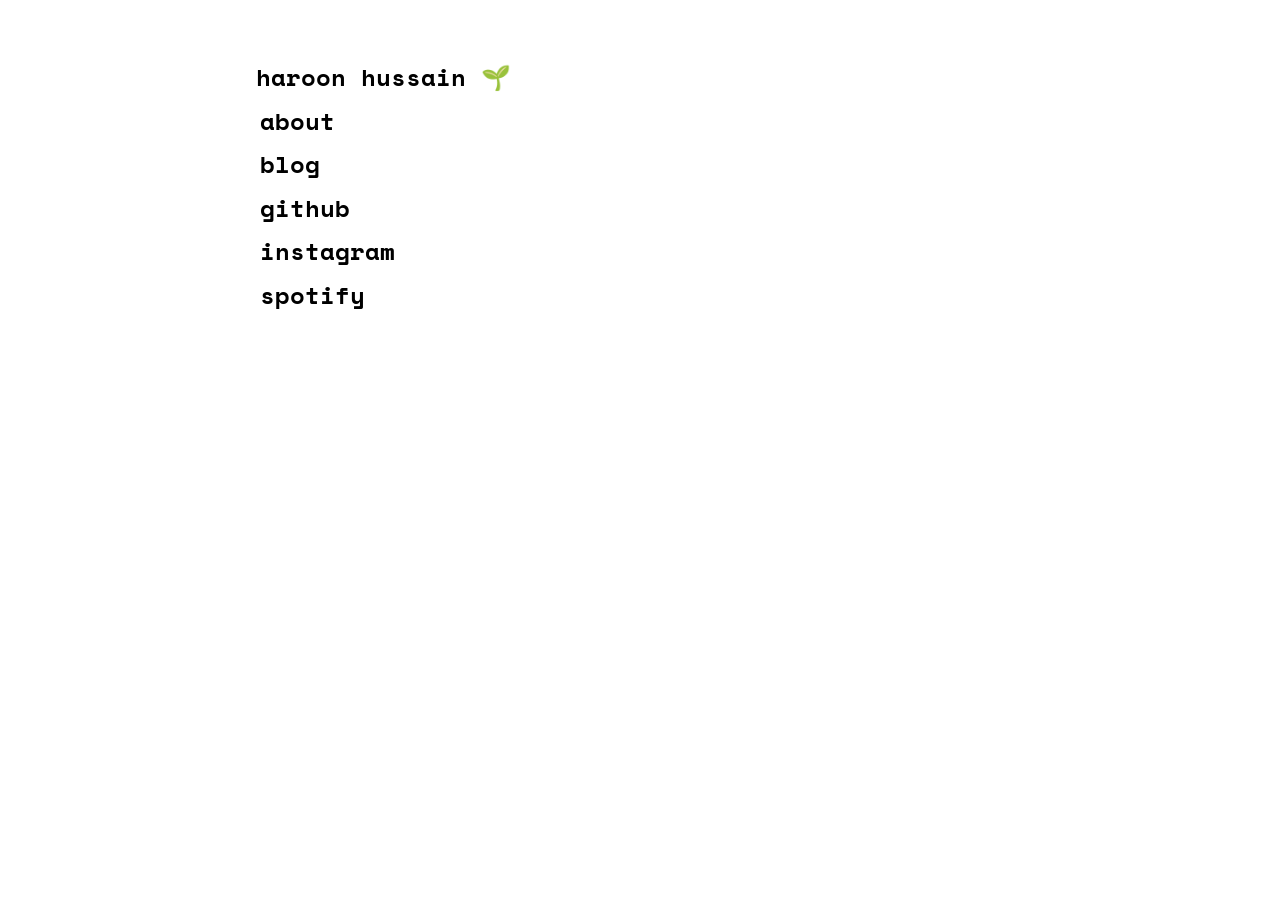
<file: index.html>
<html class="" lang="en-uk" prefix="og: http://ogp.me/ns# fb: http://ogp.me/ns/fb#">
<head>
    <meta charset="utf-8">

    <meta http-equiv="X-UA-Compatible" content="IE=edge,chrome=1">
<meta name="description" content="">
<meta name="HandheldFriendly" content="True">
<meta name="MobileOptimized" content="320">
<meta name="viewport" content="width=device-width, initial-scale=1">


<meta name="keywords" content="">


<meta property="og:type" content="article">
<meta property="og:description" content="">
<meta property="og:title" content="haroon hussain">
<meta property="og:site_name" content="haroon hussain">
<meta property="og:image" content="">
<meta property="og:image:type" content="image/jpeg">
<meta property="og:image:width" content="">
<meta property="og:image:height" content="">
<meta property="og:url" content="https://haroon.world/">
<meta property="og:locale" content="en-uk">
<meta property="article:published_time" content="2020-08-05
"> <meta property="article:modified_time" content="2020-08-05
">




<meta name="twitter:card" content="summary">
<meta name="twitter:site" content="@haroonsn">
<meta name="twitter:creator" content="@haroonsn">
<meta name="twitter:title" content="haroonsn | haroonsn">
<meta name="twitter:description" content="|Blog and website of Haroon Hussain, blogging mainly for tech. Opinions expressed are mine.">
<meta name="twitter:image:src" content="">
<meta name="twitter:domain" content="https://haroon.world/">


    <meta property="og:description" content="Blog and website of Haroon Hussain, blogging mainly for tech. Opinions expressed are mine.">
    <title>haroon hussain</title>
    <link rel="canonical" href="https://haroon.world/">



    <link rel="stylesheet" href="tachyons.min.css">

<link rel="stylesheet" href="style.css">

<link rel="stylesheet" href="github-gist.css">

<link rel="preconnect" href="https://fonts.googleapis.com">
<link rel="preconnect" href="https://fonts.gstatic.com" crossorigin>
<link href="https://fonts.googleapis.com/css2?family=Space+Mono:ital,wght@0,400;0,700;1,400;1,700&display=swap" rel="stylesheet">


<script type="application/javascript">
var dnt = (navigator.doNotTrack || window.doNotTrack || navigator.msDoNotTrack);
var doNotTrack = (dnt == "1" || dnt == "yes");
if (!doNotTrack) {
	window.ga=window.ga||function(){(ga.q=ga.q||[]).push(arguments)};ga.l=+new Date;
	if (window.sessionStorage) {
		var GA_SESSION_STORAGE_KEY = 'ga:clientId';
		ga('create', 'UA-XXXXXXXXX-X', {
	    'storage': 'none',
	    'clientId': sessionStorage.getItem(GA_SESSION_STORAGE_KEY)
	   });
	   ga(function(tracker) {
	    sessionStorage.setItem(GA_SESSION_STORAGE_KEY, tracker.get('clientId'));
	   });
   }
	ga('set', 'anonymizeIp', true);
	ga('send', 'pageview');
}
</script>
<script async="" src="analytics.js"></script>


  </head>

  <body lang="en-uk" class="w-90 w-60-ns center center-ns mv2 mv5-ns">
    <section id="main">
      <div>
        <h1 id="title" class="f3">
          haroon hussain 🌱
        </h1>
        <ul class="list pl0">
          
          
          
          <li class="b mv3">
            <a class="f3 b pa1 black" href="about.html">about</a>
          </li>
          
          
          <li class="b mv3">
            <a class="f3 b pa1 black" href="post.html">blog</a>
          </li>
          
          
          <li class="b mv3">
            <a class="f3 b pa1 black" href="https://github.com/haroonshh">github</a>
          </li>
          
          
          <li class="b mv3">
            <a class="f3 b pa1 black" href="https://www.instagram.com/haroon.sn/">instagram</a>
          </li>
          
          
          <li class="b mv3">
            <a class="f3 b pa1 black" href="https://open.spotify.com/user/haroonhussain0126">spotify</a>
          </li>
          
          
        </ul>
      </div>
    </section>

    <footer>
    <div>
      <p class="f6 gray mt6 lh-copy">
        
      </p>
    </div>
  </footer>
  
  <script src="highlight.min.js"></script>

<script>
  if (typeof hljs !== 'undefined') {
    hljs.initHighlightingOnLoad();
  } else {
    console.warn('highlight.js failed to load — check that js/highlight.min.js is reachable.');
  }
</script>




</body>
</html>
</file>
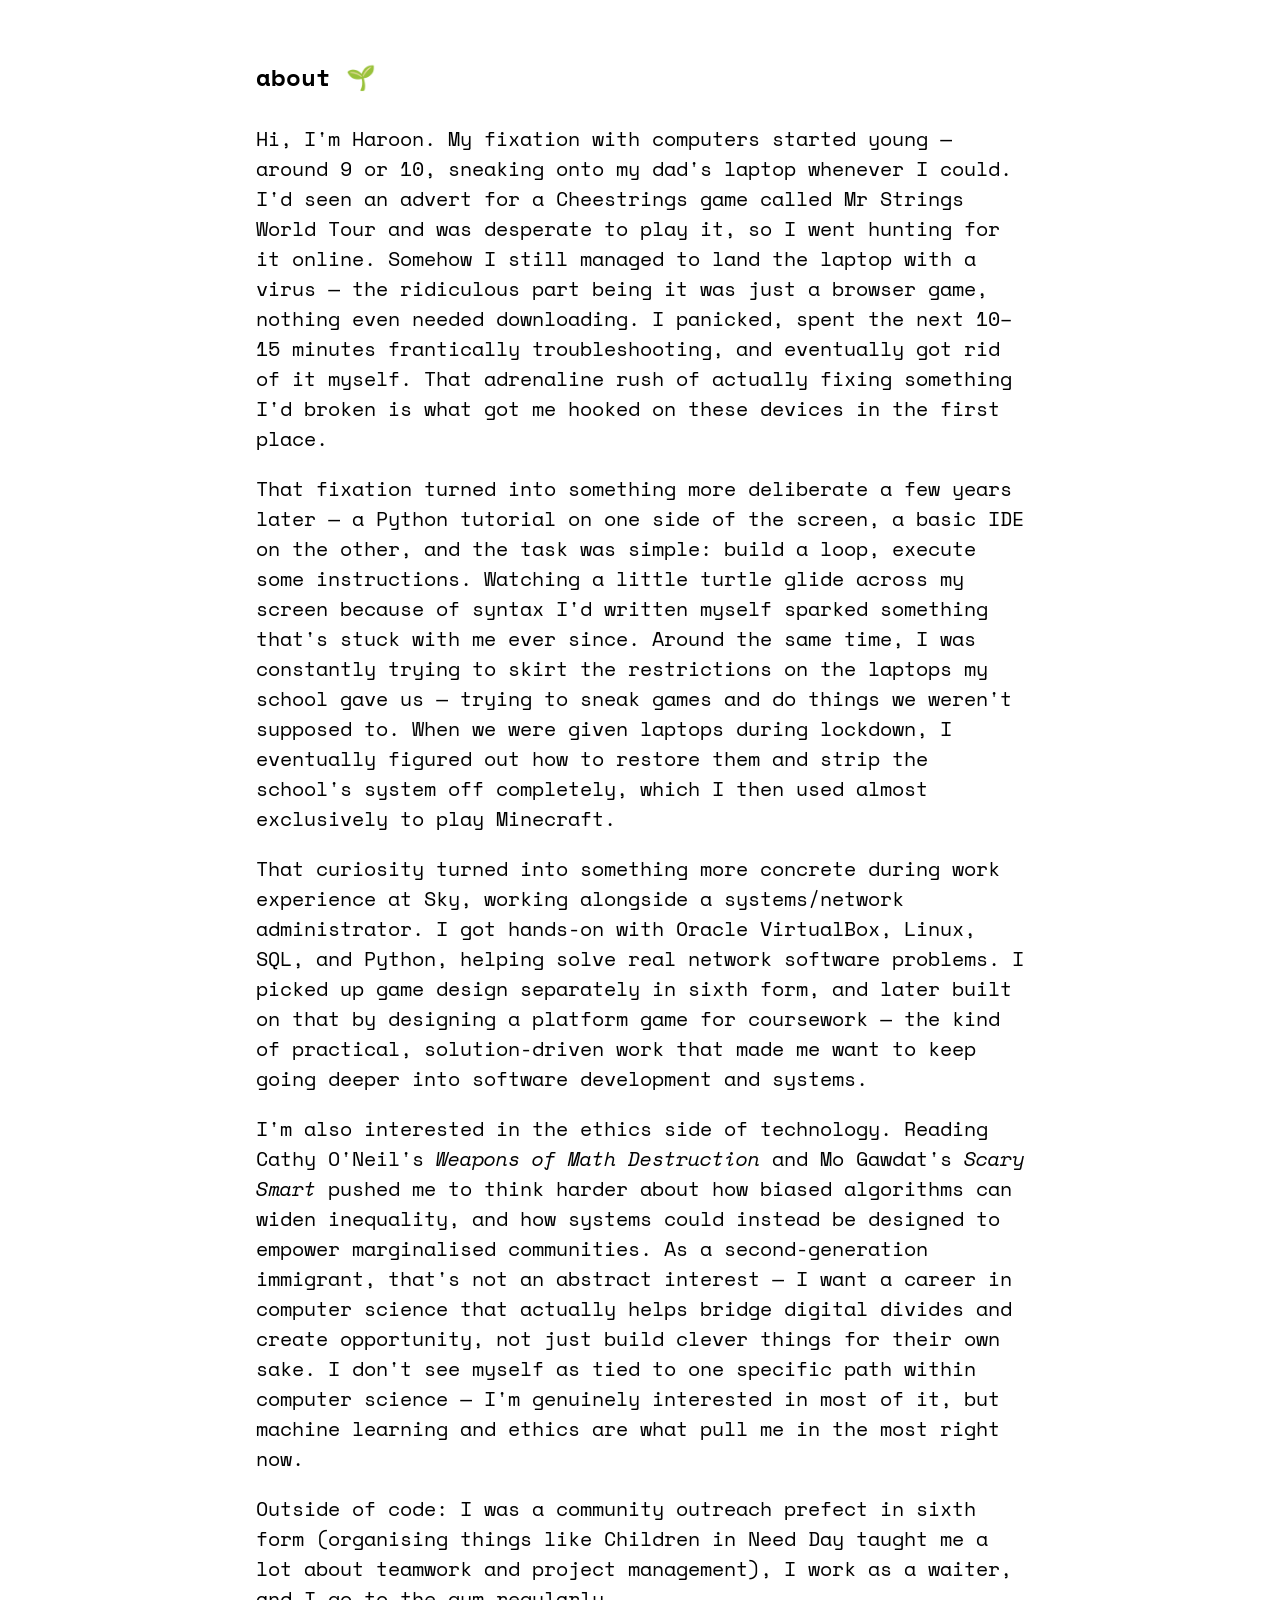
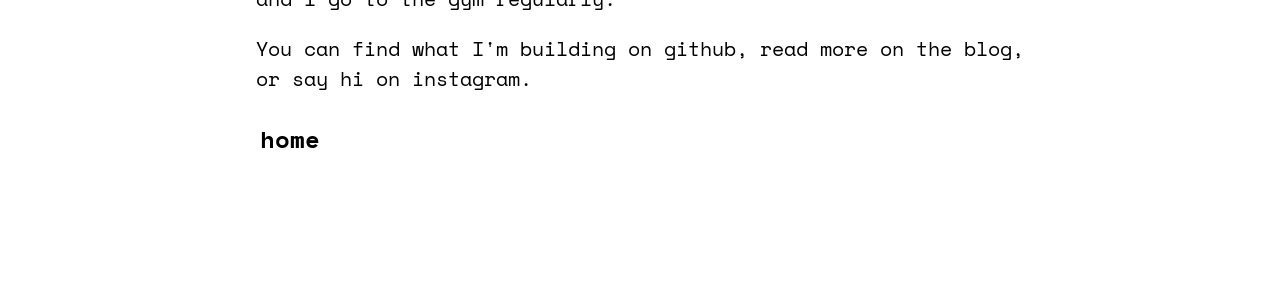
<file: about.html>
<html class="" lang="en-uk" prefix="og: http://ogp.me/ns# fb: http://ogp.me/ns/fb#">
<head>
    <meta charset="utf-8">

    <meta http-equiv="X-UA-Compatible" content="IE=edge,chrome=1">
<meta name="description" content="About Haroon Hussain">
<meta name="HandheldFriendly" content="True">
<meta name="MobileOptimized" content="320">
<meta name="viewport" content="width=device-width, initial-scale=1">

<meta name="keywords" content="">

<meta property="og:type" content="article">
<meta property="og:description" content="About Haroon Hussain">
<meta property="og:title" content="about | haroon hussain">
<meta property="og:site_name" content="haroon hussain">
<meta property="og:url" content="https://haroon.world/about.html">
<meta property="og:locale" content="en-uk">

<meta name="twitter:card" content="summary">
<meta name="twitter:site" content="@haroonsn">
<meta name="twitter:creator" content="@haroonsn">
<meta name="twitter:title" content="about | haroonsn">
<meta name="twitter:description" content="About Haroon Hussain">

    <title>about | haroon hussain</title>
    <link rel="canonical" href="https://haroon.world/about.html">

    <link rel="stylesheet" href="tachyons.min.css">
<link rel="stylesheet" href="style.css">
<link rel="stylesheet" href="github-gist.css">

<link rel="preconnect" href="https://fonts.googleapis.com">
<link rel="preconnect" href="https://fonts.gstatic.com" crossorigin>
<link href="https://fonts.googleapis.com/css2?family=Space+Mono:ital,wght@0,400;0,700;1,400;1,700&display=swap" rel="stylesheet">

<script type="application/javascript">
var dnt = (navigator.doNotTrack || window.doNotTrack || navigator.msDoNotTrack);
var doNotTrack = (dnt == "1" || dnt == "yes");
if (!doNotTrack) {
	window.ga=window.ga||function(){(ga.q=ga.q||[]).push(arguments)};ga.l=+new Date;
	if (window.sessionStorage) {
		var GA_SESSION_STORAGE_KEY = 'ga:clientId';
		ga('create', 'UA-XXXXXXXXX-X', {
	    'storage': 'none',
	    'clientId': sessionStorage.getItem(GA_SESSION_STORAGE_KEY)
	   });
	   ga(function(tracker) {
	    sessionStorage.setItem(GA_SESSION_STORAGE_KEY, tracker.get('clientId'));
	   });
   }
	ga('set', 'anonymizeIp', true);
	ga('send', 'pageview');
}
</script>
<script async="" src="analytics.js"></script>

<link rel="shortcut icon" type="image/png" href="/logo.png"/>

  </head>

  <body lang="en-uk" class="w-90 w-60-ns center center-ns mv2 mv5-ns">
    <section id="main">
      <div>
        <h1 id="title" class="f3">
          about 🌱
        </h1>

        <div class="lh-copy f4 mv4">
          <p>
            Hi, I'm Haroon. My fixation with computers started young — around
            9 or 10, sneaking onto my dad's laptop whenever I could. I'd seen
            an advert for a Cheestrings game called Mr Strings World Tour and
            was desperate to play it, so I went hunting for it online. Somehow
            I still managed to land the laptop with a virus — the ridiculous
            part being it was just a browser game, nothing even needed
            downloading. I panicked, spent the next 10–15 minutes frantically
            troubleshooting, and eventually got rid of it myself. That
            adrenaline rush of actually fixing something I'd broken is what
            got me hooked on these devices in the first place.
          </p>

          <p>
            That fixation turned into something more deliberate a few years
            later — a Python tutorial on one side of the screen, a basic IDE
            on the other, and the task was simple: build a loop, execute some
            instructions. Watching a little turtle glide across my screen
            because of syntax I'd written myself sparked something that's
            stuck with me ever since. Around the same time, I was constantly
            trying to skirt the restrictions on the laptops my school gave
            us — trying to sneak games and do things we weren't supposed to.
            When we were given laptops during lockdown, I eventually figured
            out how to restore them and strip the school's system off
            completely, which I then used almost exclusively to play
            Minecraft.
          </p>

          <p>
            That curiosity turned into something more concrete during work
            experience at Sky, working alongside a systems/network
            administrator. I got hands-on with Oracle VirtualBox, Linux, SQL,
            and Python, helping solve real network software problems. I
            picked up game design separately in sixth form, and later built
            on that by designing a platform game for coursework — the kind
            of practical, solution-driven work that made me want to keep
            going deeper into software development and systems.
          </p>

          <p>
            I'm also interested in the ethics side of technology. Reading
            Cathy O'Neil's <em>Weapons of Math Destruction</em> and Mo Gawdat's
            <em>Scary Smart</em> pushed me to think harder about how biased
            algorithms can widen inequality, and how systems could instead be
            designed to empower marginalised communities. As a second-generation
            immigrant, that's not an abstract interest — I want a career in
            computer science that actually helps bridge digital divides and
            create opportunity, not just build clever things for their own sake.
            I don't see myself as tied to one specific path within computer
            science — I'm genuinely interested in most of it, but machine
            learning and ethics are what pull me in the most right now.
          </p>

          <p>
            Outside of code: I was a community outreach prefect in sixth form
            (organising things like Children in Need Day taught me a lot
            about teamwork and project management), I work as a waiter, and
            I go to the gym regularly.
          </p>

          <p>
            You can find what I'm building on
            <a href="https://github.com/haroonshh">github</a>, read more on
            the <a href="post.html">blog</a>, or say hi on
            <a href="https://www.instagram.com/haroon.sn/">instagram</a>.
          </p>
        </div>

        <ul class="list pl0">
          <li class="b mv3">
            <a class="f3 b pa1 black" href="index.html">home</a>
          </li>
        </ul>
      </div>
    </section>

    <footer>
    <div>
      <p class="f6 gray mt6 lh-copy">
        
      </p>
    </div>
  </footer>

  <script src="highlight.min.js"></script>

<script>
  if (typeof hljs !== 'undefined') {
    hljs.initHighlightingOnLoad();
  } else {
    console.warn('highlight.js failed to load — check that js/highlight.min.js is reachable.');
  }
</script>

</body>
</html>
</file>
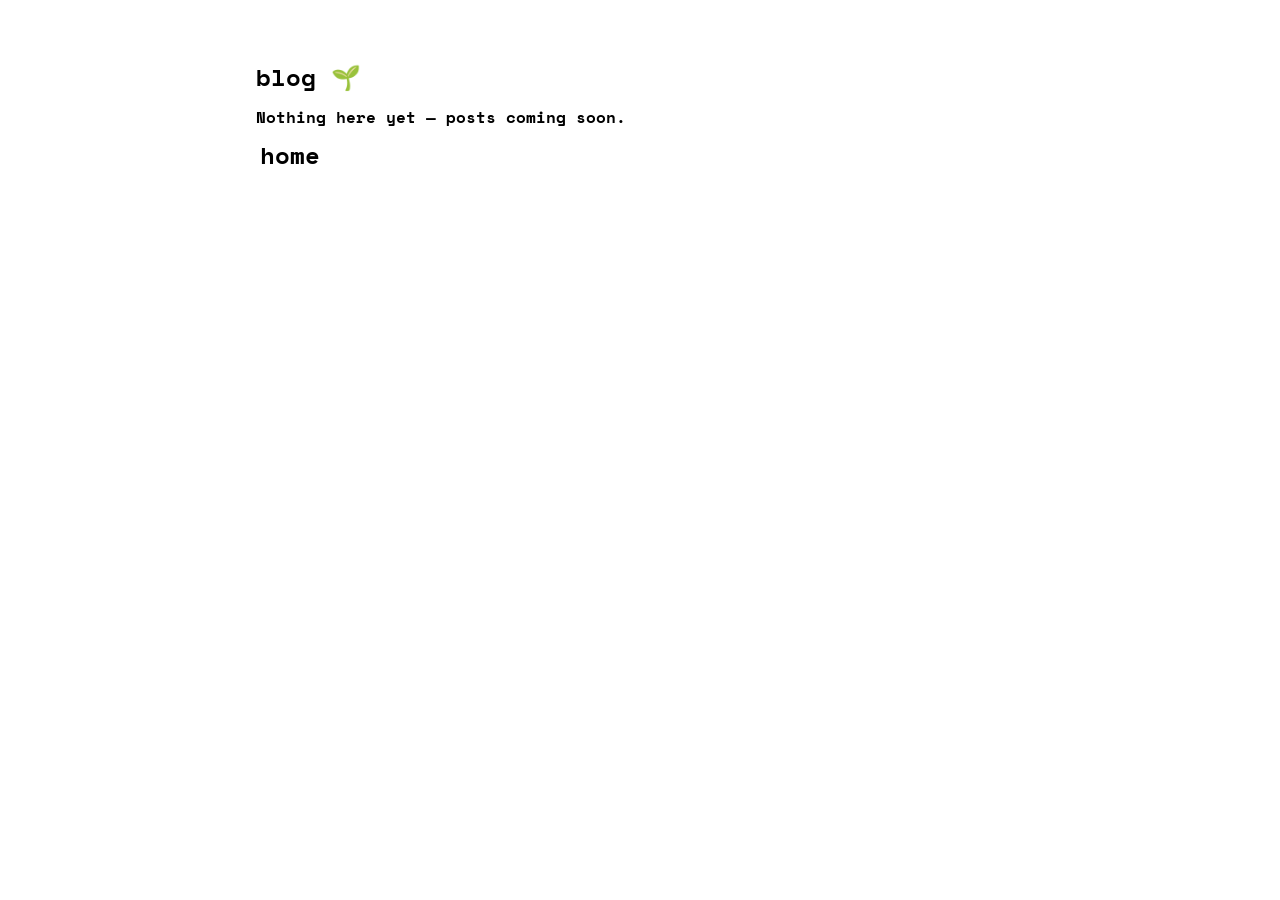
<file: post.html>
<html class="" lang="en-uk" prefix="og: http://ogp.me/ns# fb: http://ogp.me/ns/fb#">
<head>
    <meta charset="utf-8">

    <meta http-equiv="X-UA-Compatible" content="IE=edge,chrome=1">
<meta name="description" content="Blog posts by Haroon Hussain">
<meta name="HandheldFriendly" content="True">
<meta name="MobileOptimized" content="320">
<meta name="viewport" content="width=device-width, initial-scale=1">

<meta name="keywords" content="">

<meta property="og:type" content="article">
<meta property="og:description" content="Blog posts by Haroon Hussain">
<meta property="og:title" content="blog | haroon hussain">
<meta property="og:site_name" content="haroon hussain">
<meta property="og:url" content="https://haroon.world/post.html">
<meta property="og:locale" content="en-uk">

<meta name="twitter:card" content="summary">
<meta name="twitter:site" content="@haroonsn">
<meta name="twitter:creator" content="@haroonsn">
<meta name="twitter:title" content="blog | haroonsn">
<meta name="twitter:description" content="Blog posts by Haroon Hussain">

    <title>blog | haroon hussain</title>
    <link rel="canonical" href="https://haroon.world/post.html">

    <link rel="stylesheet" href="tachyons.min.css">
<link rel="stylesheet" href="style.css">
<link rel="stylesheet" href="github-gist.css">

<link rel="preconnect" href="https://fonts.googleapis.com">
<link rel="preconnect" href="https://fonts.gstatic.com" crossorigin>
<link href="https://fonts.googleapis.com/css2?family=Space+Mono:ital,wght@0,400;0,700;1,400;1,700&display=swap" rel="stylesheet">

<script type="application/javascript">
var dnt = (navigator.doNotTrack || window.doNotTrack || navigator.msDoNotTrack);
var doNotTrack = (dnt == "1" || dnt == "yes");
if (!doNotTrack) {
	window.ga=window.ga||function(){(ga.q=ga.q||[]).push(arguments)};ga.l=+new Date;
	if (window.sessionStorage) {
		var GA_SESSION_STORAGE_KEY = 'ga:clientId';
		ga('create', 'UA-XXXXXXXXX-X', {
	    'storage': 'none',
	    'clientId': sessionStorage.getItem(GA_SESSION_STORAGE_KEY)
	   });
	   ga(function(tracker) {
	    sessionStorage.setItem(GA_SESSION_STORAGE_KEY, tracker.get('clientId'));
	   });
   }
	ga('set', 'anonymizeIp', true);
	ga('send', 'pageview');
}
</script>
<script async="" src="analytics.js"></script>

  </head>

  <body lang="en-uk" class="w-90 w-60-ns center center-ns mv2 mv5-ns">
    <section id="main">
      <div>
        <h1 id="title" class="f3">
          blog 🌱
        </h1>

        <ul class="list pl0">
          
          
          <li class="b mv3">
            Nothing here yet — posts coming soon.
          </li>
          
          
          <li class="b mv3">
            <a class="f3 b pa1 black" href="index.html">home</a>
          </li>
          
          
        </ul>
      </div>
    </section>

    <footer>
    <div>
      <p class="f6 gray mt6 lh-copy">
        
      </p>
    </div>
  </footer>

  <script src="highlight.min.js"></script>

<script>
  if (typeof hljs !== 'undefined') {
    hljs.initHighlightingOnLoad();
  } else {
    console.warn('highlight.js failed to load — check that js/highlight.min.js is reachable.');
  }
</script>

</body>
</html>
</file>
<file: style.css>
body {
  font-family: 'Space Mono', monospace;
  -webkit-font-smoothings: antialiased;
  -moz-osx-font-smoothing: grayscale;
  text-rendering: optimizeLegibility;
}

a, a:link, a:visited, a:active {
  color: black;
  text-decoration: none !important;
}

a:hover {
  color: #ff6b35;
  text-decoration: none !important;
}

ul, li {
  list-style: none;
  list-style-type: none;
}

code {
  padding: 2px 4px;
  font-size: 90%;
  background-color: #eeeeee;
/*   border-radius: 4px; 
*/}

pre {
  display: block;
  padding: 9.5px;
  margin: 0 0 10px;
  line-height: 1.4;
  word-break: break-all;
  word-wrap: break-word;
  border: 1px solid #ccc;
  /* border-radius: 4px; */
}

pre,
code {
  font-family: monocode, monospace;
  -webkit-font-smoothings: antialiased;
  -moz-osx-font-smoothing: grayscale;
}

code.has-jax {
  /* https://geoffruddock.com/math-typesetting-in-hugo/ */
    -webkit-font-smoothing: antialiased;
    background: inherit !important;
    border: none !important;
    font-size: 100%;
}
</file>
<file: github-gist.css>
/**
 * GitHub Gist Theme
 * Author : Louis Barranqueiro - https://github.com/LouisBarranqueiro
 */

.hljs {
  display: block;
  background: white;
  padding: 0.5em;
  color: #333333;
  overflow-x: auto;
}

.hljs-comment,
.hljs-meta {
  color: #969896;
}

.hljs-string,
.hljs-variable,
.hljs-template-variable,
.hljs-strong,
.hljs-emphasis,
.hljs-quote {
  color: #df5000;
}

.hljs-keyword,
.hljs-selector-tag,
.hljs-type {
  color: #a71d5d;
}

.hljs-literal,
.hljs-symbol,
.hljs-bullet,
.hljs-attribute {
  color: #0086b3;
}

.hljs-section,
.hljs-name {
  color: #63a35c;
}

.hljs-tag {
  color: #333333;
}

.hljs-title,
.hljs-attr,
.hljs-selector-id,
.hljs-selector-class,
.hljs-selector-attr,
.hljs-selector-pseudo {
  color: #795da3;
}

.hljs-addition {
  color: #55a532;
  background-color: #eaffea;
}

.hljs-deletion {
  color: #bd2c00;
  background-color: #ffecec;
}

.hljs-link {
  text-decoration: underline;
}
</file>
